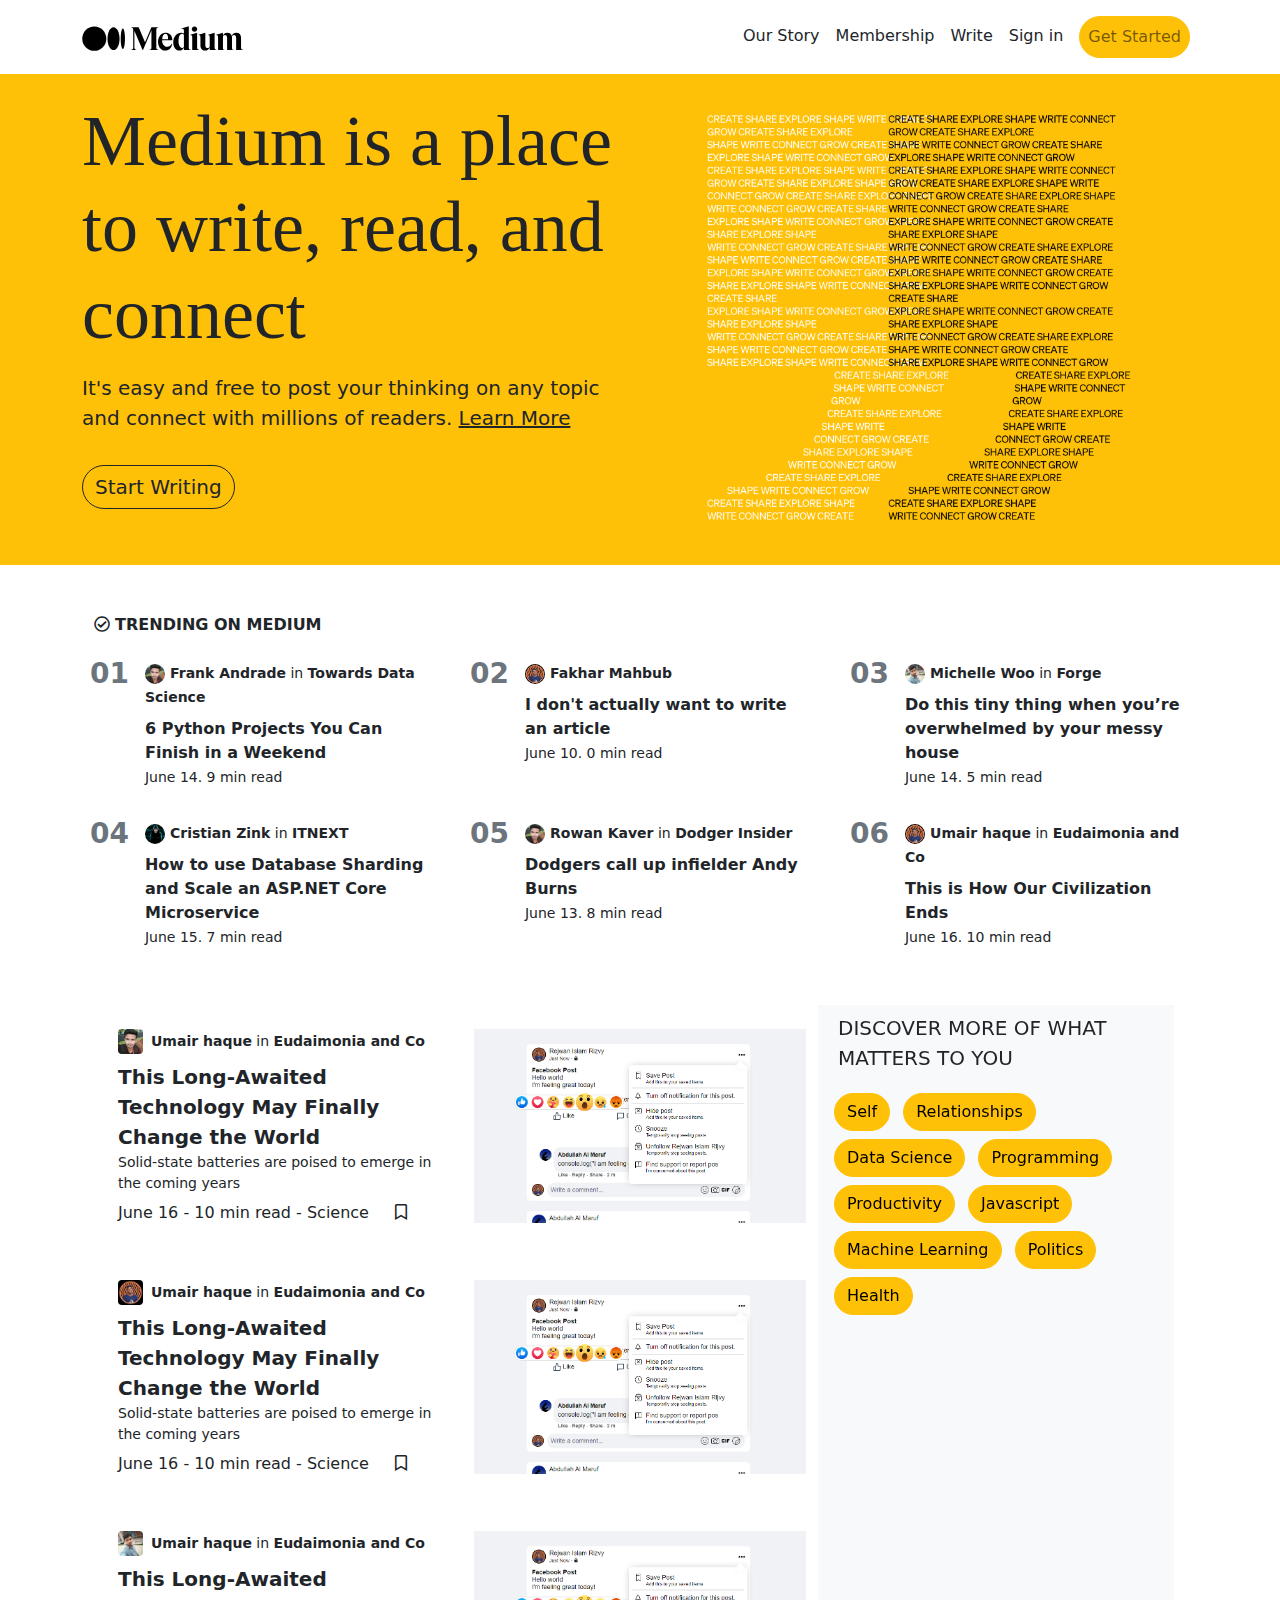
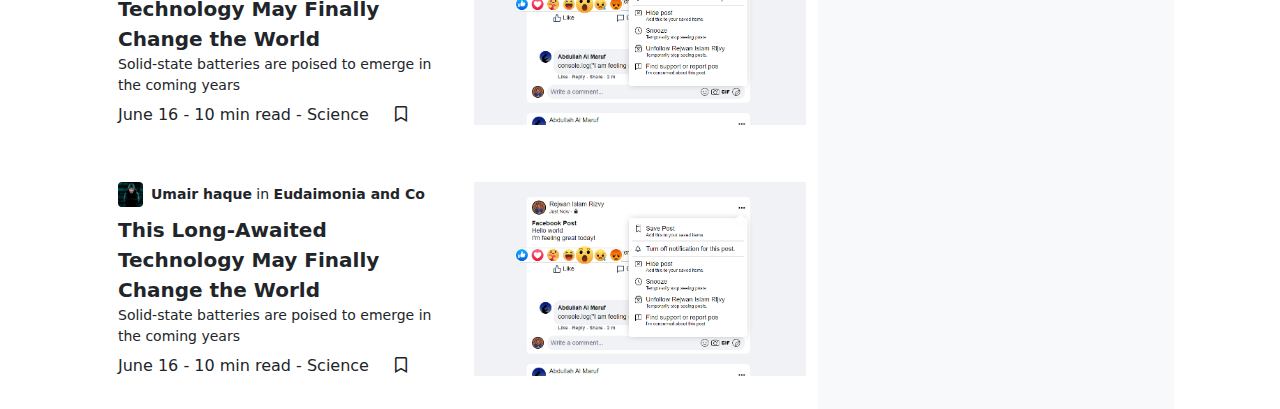
<file: index.html>
<!DOCTYPE html>
<html lang="en">

<head>
    <meta charset="UTF-8">
    <meta http-equiv="X-UA-Compatible" content="IE=edge">
    <meta name="viewport" content="width=device-width, initial-scale=1.0">
    <link rel="stylesheet" href="https://cdnjs.cloudflare.com/ajax/libs/font-awesome/5.15.3/css/all.min.css">
    <link rel="icon" href="images/favicon.png" type="image/png">
    <link rel="stylesheet" href="dependencies/bootstrap.min.css">
    <link rel="stylesheet" href="style.css">
    <title>Medium – Where good ideas find you.</title>
</head>

<body style="display: none">
    <p class="fw-bold p-3 position-absolute top-50 start-50 translate-middle" id="loading">Loading...</p>
    <!--Section 1-->
    <nav class="navbar navbar-light navbar-expand-md py-3">
        <div class="container">
            <a href="#" class="navbar-brand">
                <img src="images/Medium-Logo.svg" alt="" height="25px">
            </a>

            <button class="navbar-toggler" type="button" data-bs-toggle="collapse" data-bs-target="#navbarCollapse"
                aria-controls="navbarCollapse" aria-expanded="false" aria-label="Toggle Navigation">
                <span class="navbar-toggler-icon"></span>
            </button>

            <div class="collapse navbar-collapse smooth" id="navbarCollapse">
                <ul class="navbar-nav ms-auto mb-2 mb-md-0 px-3 px-md-0">
                    <li class="nav-item"><a href="pages/our-story.html" class="nav-link  text-dark">Our Story</a></li>
                    <li class="nav-item"><a href="pages/membership.html" class="nav-link text-dark">Membership</a></li>
                    <li class="nav-item"><a href="pages/write.html" class="nav-link text-dark">Write</a></li>
                    <li class="nav-item"><a href="pages/sign-in.html" class="nav-link text-dark">Sign in</a></li>
                    <li class="nav-item mx-2 mt-2 mt-md-0">
                        <a href="pages/sign-in.html" class="nav-link btn btn-warning rounded-pill">Get Started</a>
                    </li>
                </ul>
            </div>
        </div>
    </nav>

    <!--Start of section 2-->

    <div class="container-fluid bg-warning py-5 py-sm-4">
        <div class="container pb-sm-3">
            <div class="row text-center text-sm-start">
                <div class="col-md-10 col-lg-6">
                    <h1 class="display-2 mb-lg-3">Medium is a place to write, read, and connect</h1>
                    <p class="fs-5">
                        It's easy and free to post your thinking on any topic and connect with millions of readers.
                        <a href="pages/write.html" class="text-dark">Learn More</a>
                    </p>
                    <a href="pages/sign-in.html" class="fs-5 my-3 btn rounded-pill border border-dark">Start Writing</a>
                </div>
                <div class="col d-none d-lg-block text-center">
                    <img class="img-fluid pt-3" width="80%" src="images/word art 01.png" alt="">
                </div>
            </div>
        </div>
    </div>
    <!-- End of Section 2 -->

    <!--Section 3 starts here-->
    <div class="container py-5">

        <div class="container">
            <p>
                <i class="far fa-check-circle"></i>
                <strong>TRENDING ON MEDIUM</strong>
            </p>
        </div>

        <div class="row">

            <div class="col-md-6 col-lg-4 d-flex mb-3">
                <div class="px-2 text-secondary fs-3 fw-bold">01</div>
                <div class="p-2">
                    <div>
                        <img class="rounded rounded-circle" src="images/user-soikat.jpg" alt="" width="20">
                        <small>
                            <a class="text-dark fw-bold text-decoration-none" href="#">Frank Andrade</a> in
                            <a class="text-dark fw-bold text-decoration-none" href="#">Towards Data Science</a>
                        </small>
                    </div>
                    <div class="pt-2 fs-6 fw-bold">
                        <a href="#" class="text-dark text-decoration-none">
                            6 Python Projects You Can Finish in a Weekend
                        </a>
                    </div>
                    <small>June 14. 9 min read</small>
                </div>
            </div>

            <div class="col-md-6 col-lg-4 d-flex">
                <div class="px-2 text-secondary fs-3 fw-bold">02</div>
                <div class="p-2">
                    <div>
                        <img class="rounded rounded-circle" src="images/rizvy.jpg" alt="" width="20">
                        <small>
                            <a class="text-dark fw-bold text-decoration-none" href="#">Fakhar Mahbub</a>
                        </small>
                    </div>
                    <div class="pt-2 fs-6 fw-bold">
                        <a href="#" class="text-dark text-decoration-none">
                            I don't actually want to write an article
                        </a>
                    </div>
                    <small>June 10. 0 min read</small>
                </div>
            </div>

            <div class="col-md-6 col-lg-4 d-flex">
                <div class="px-2 text-secondary fs-3 fw-bold">03</div>
                <div class="p-2">
                    <div>
                        <img class="rounded rounded-circle" src="images/sweet-islam.jpg" alt="" width="20">
                        <small>
                            <a class="text-dark fw-bold text-decoration-none" href="#">Michelle Woo</a> in
                            <a class="text-dark fw-bold text-decoration-none" href="#">Forge</a>
                        </small>
                    </div>
                    <div class="pt-2 fs-6 fw-bold">
                        <a href="#" class="text-dark  text-decoration-none">
                            Do this tiny thing when you’re overwhelmed by your messy house
                        </a>
                    </div>
                    <small>June 14. 5 min read</small>
                </div>
            </div>

            <div class="col-md-6 col-lg-4 d-flex">
                <div class="px-2 text-secondary fs-3 fw-bold">04</div>
                <div class="p-2">
                    <div>
                        <img class="rounded rounded-circle" src="images/hacker.jpeg" alt="" width="20">
                        <small>
                            <a class="text-dark fw-bold text-decoration-none" href="#">Cristian Zink</a> in
                            <a class="text-dark fw-bold text-decoration-none" href="#">ITNEXT</a>
                        </small>
                    </div>
                    <div class="pt-2 fs-6 fw-bold">
                        <a href="#" class="text-dark text-decoration-none">
                            How to use Database Sharding and Scale an ASP.NET Core Microservice
                        </a>
                    </div>
                    <small>June 15. 7 min read</small>
                </div>
            </div>

            <div class="col-md-6 col-lg-4 d-none d-lg-flex">
                <div class="px-2 text-secondary fs-3 fw-bold">05</div>
                <div class="p-2">
                    <div>
                        <img class="rounded rounded-circle" src="images/user-soikat.jpg" alt="" width="20">
                        <small>
                            <a class="text-dark fw-bold text-decoration-none" href="#">Rowan Kaver</a> in
                            <a class="text-dark fw-bold text-decoration-none" href="#">Dodger Insider</a>
                        </small>
                    </div>
                    <div class="pt-2 fs-6 fw-bold">
                        <a href="#" class="text-dark text-decoration-none">
                            Dodgers call up infielder Andy Burns
                        </a>
                    </div>
                    <small>June 13. 8 min read</small>
                </div>
            </div>

            <div class="col-md-6 col-lg-4 d-none d-lg-flex">
                <div class="px-2 text-secondary fs-3 fw-bold">06</div>
                <div class="p-2">
                    <div>
                        <img class="rounded rounded-circle" src="images/rizvy.jpg" alt="" width="20">
                        <small>
                            <a class="text-dark fw-bold text-decoration-none" href="#">Umair haque</a> in
                            <a class="text-dark fw-bold text-decoration-none" href="#">Eudaimonia and Co</a>
                        </small>
                    </div>
                    <div class="pt-2 fs-6 fw-bold">
                        <a href="#" class="text-dark text-decoration-none">
                            This is How Our Civilization Ends
                        </a>
                    </div>
                    <small>June 16. 10 min read</small>
                </div>
            </div>

        </div>

    </div>



    <!--Section 3 ends here-->
    <!--Section 4-->
    <div class="container">

        <div class="row m-auto container">
            
            <div id="auto-post" class="container col-lg-8 order-2 order-lg-1">

                <div class="row py-4">
                    <div class="col-sm-6">
                        <div class="d-flex align-items-center">
                            <img class="rounded" src="images/user-soikat.jpg" alt="" width="25">
                            <small class="ms-2">
                                <a class="text-dark fw-bold text-decoration-none" href="#">Umair haque</a> in
                                <a class="text-dark fw-bold text-decoration-none" href="#">Eudaimonia and Co</a>
                            </small>
                        </div>
                        <div class="pt-2">
                            <a href="#" class="fs-5 fw-bold text-dark text-decoration-none">
                                This Long-Awaited Technology May Finally Change the World
                            </a><br/>
                            <small class="d-none d-lg-block">
                                Solid-state batteries are poised to emerge in the coming years
                            </small>
                        </div>
                        <div>
                            June 16 - 10 min read - 
                            <a href="#" class="text-dark text-decoration-none">Science</a>
                            <button class="text-dark btn mx-2">
                                <i class="far fa-bookmark"></i>
                            </button>
                        </div>
                    </div>
                    <div class="col-sm-6">
                        <a href="#">
                            <img class="img-fluid" src="images/facebook-post.png" alt="">
                        </a>
                    </div>
                </div>
                <div class="row py-4">
                    <div class="col-sm-6">
                        <div class="d-flex align-items-center">
                            <img class="rounded" src="images/rizvy.jpg" alt="" width="25">
                            <small class="ms-2">
                                <a class="text-dark fw-bold text-decoration-none" href="#">Umair haque</a> in
                                <a class="text-dark fw-bold text-decoration-none" href="#">Eudaimonia and Co</a>
                            </small>
                        </div>
                        <div class="pt-2">
                            <a href="#" class="fs-5 fw-bold text-dark text-decoration-none">
                                This Long-Awaited Technology May Finally Change the World
                            </a><br/>
                            <small class="d-none d-lg-block">
                                Solid-state batteries are poised to emerge in the coming years
                            </small>
                        </div>
                        <div>
                            June 16 - 10 min read - 
                            <a href="#" class="text-dark text-decoration-none">Science</a>
                            <button class="text-dark btn mx-2">
                                <i class="far fa-bookmark"></i>
                            </button>
                        </div>
                    </div>
                    <div class="col-sm-6">
                        <a href="#">
                            <img class="img-fluid" src="images/facebook-post.png" alt="">
                        </a>
                    </div>
                </div>
                <div class="row py-4">
                    <div class="col-sm-6">
                        <div class="d-flex align-items-center">
                            <img class="rounded" src="images/sweet-islam.jpg" alt="" width="25">
                            <small class="ms-2">
                                <a class="text-dark fw-bold text-decoration-none" href="#">Umair haque</a> in
                                <a class="text-dark fw-bold text-decoration-none" href="#">Eudaimonia and Co</a>
                            </small>
                        </div>
                        <div class="pt-2">
                            <a href="#" class="fs-5 fw-bold text-dark text-decoration-none">
                                This Long-Awaited Technology May Finally Change the World
                            </a><br/>
                            <small class="d-none d-lg-block">
                                Solid-state batteries are poised to emerge in the coming years
                            </small>
                        </div>
                        <div>
                            June 16 - 10 min read - 
                            <a href="#" class="text-dark text-decoration-none">Science</a>
                            <button class="text-dark btn mx-2">
                                <i class="far fa-bookmark"></i>
                            </button>
                        </div>
                    </div>
                    <div class="col-sm-6">
                        <a href="#">
                            <img class="img-fluid" src="images/facebook-post.png" alt="">
                        </a>
                    </div>
                </div>
                <div class="row py-4">
                    <div class="col-sm-6">
                        <div class="d-flex align-items-center">
                            <img class="rounded" src="images/hacker.jpeg" alt="" width="25">
                            <small class="ms-2">
                                <a class="text-dark fw-bold text-decoration-none" href="#">Umair haque</a> in
                                <a class="text-dark fw-bold text-decoration-none" href="#">Eudaimonia and Co</a>
                            </small>
                        </div>
                        <div class="pt-2">
                            <a href="#" class="fs-5 fw-bold text-dark text-decoration-none">
                                This Long-Awaited Technology May Finally Change the World
                            </a><br/>
                            <small class="d-none d-lg-block">
                                Solid-state batteries are poised to emerge in the coming years
                            </small>
                        </div>
                        <div>
                            June 16 - 10 min read - 
                            <a href="#" class="text-dark text-decoration-none">Science</a>
                            <button class="text-dark btn mx-2">
                                <i class="far fa-bookmark"></i>
                            </button>
                        </div>
                    </div>
                    <div class="col-sm-6">
                        <a href="#">
                            <img class="img-fluid" src="images/facebook-post.png" alt="">
                        </a>
                    </div>
                </div>
    
            </div>
    
            <div class="col-lg-4 order-1 order-lg-2 bg-light">
                <div class="sticky-lg-top py-2">
                    <div class="fs-5 px-2"> 
                        DISCOVER MORE OF WHAT MATTERS TO YOU
                    </div>
                    <div class="py-3">
                        <a href="#" class="btn rounded-pill btn-warning m-1">Self</a>
                        <a href="#" class="btn rounded-pill btn-warning m-1">Relationships</a>
                        <a href="#" class="btn rounded-pill btn-warning m-1">Data Science</a>
                        <a href="#" class="btn rounded-pill btn-warning m-1">Programming</a>
                        <a href="#" class="btn rounded-pill btn-warning m-1">Productivity</a>
                        <a href="#" class="btn rounded-pill btn-warning m-1">Javascript</a>
                        <a href="#" class="btn rounded-pill btn-warning m-1">Machine Learning</a>
                        <a href="#" class="btn rounded-pill btn-warning m-1">Politics</a>
                        <a href="#" class="btn rounded-pill btn-warning m-1">Health</a>
                    </div>
                </div>
            </div>
        </div>
            
    </div>

    <!-- End of Section 4 -->

    <script src="dependencies/jquery.min.js"></script>
    <script src="dependencies/bootstrap.min.js"></script>
    <script src="script.js"></script>
</body>

</html>
</file>
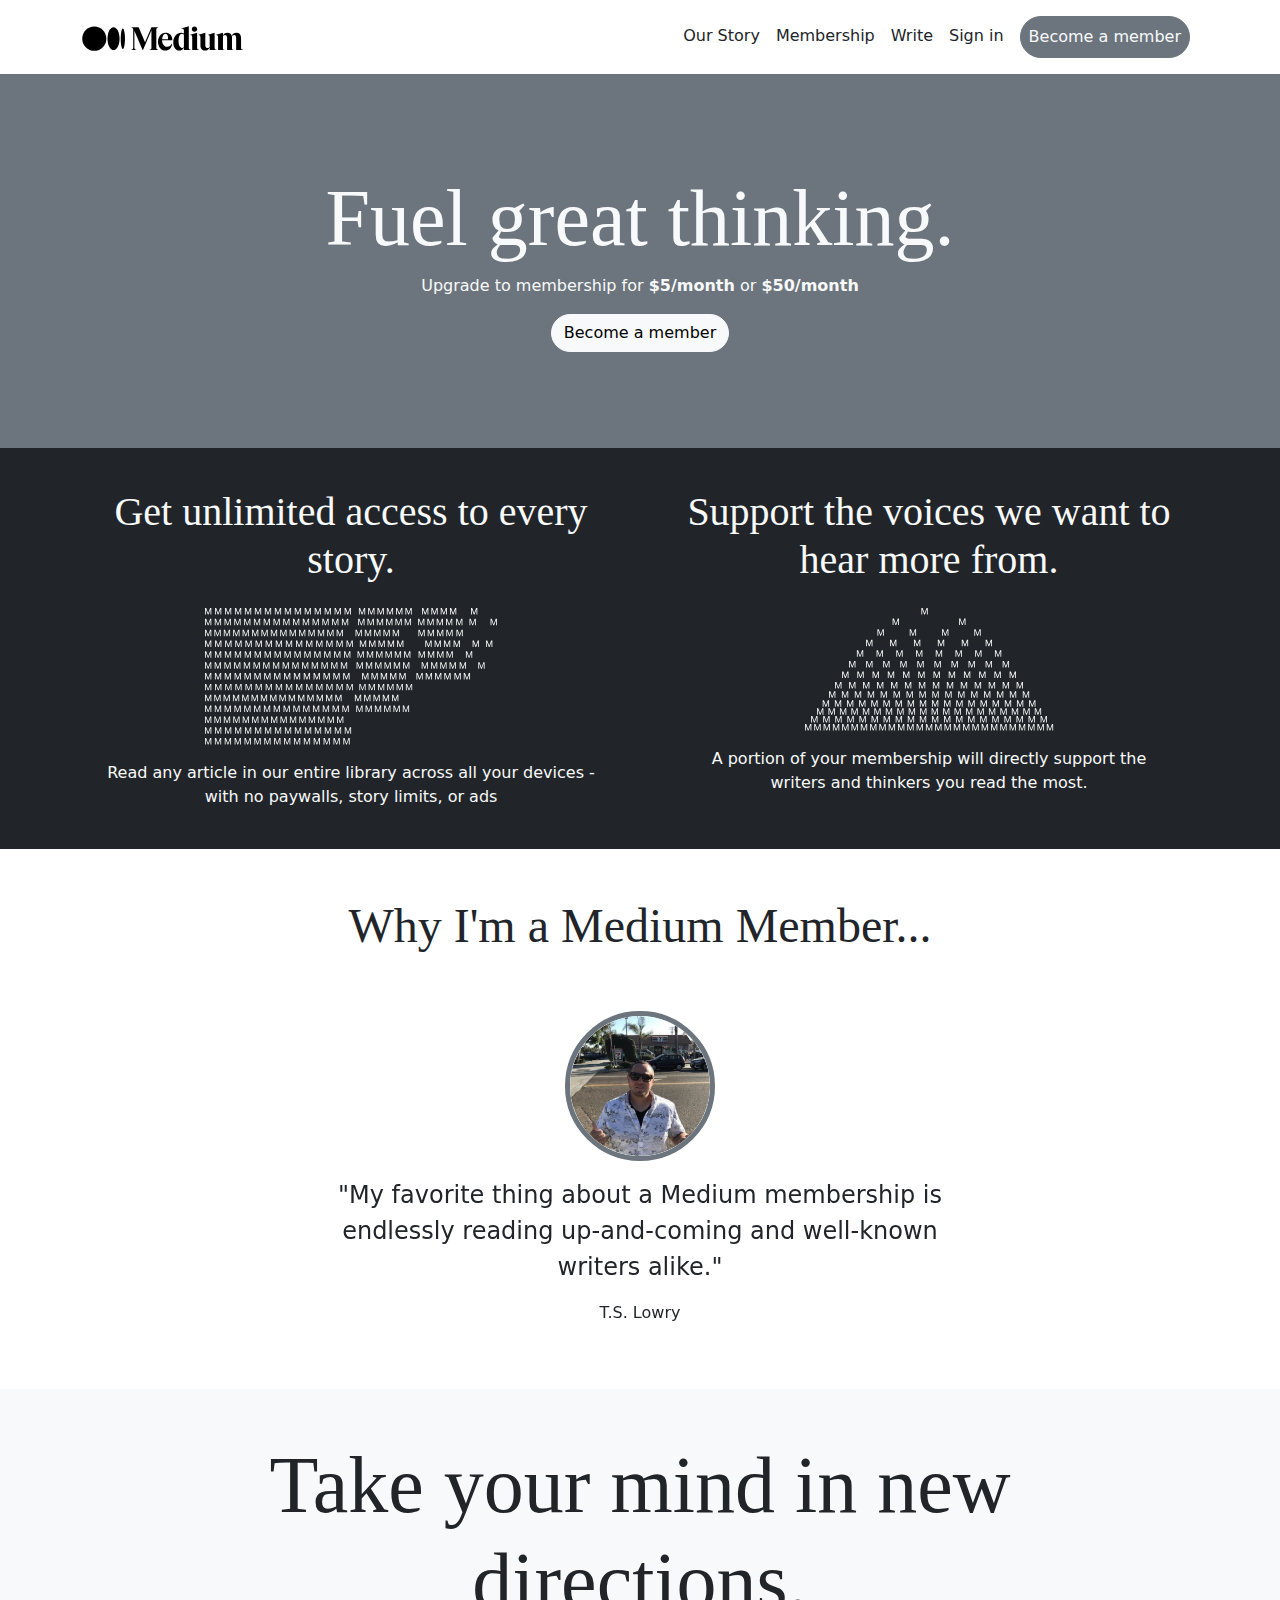
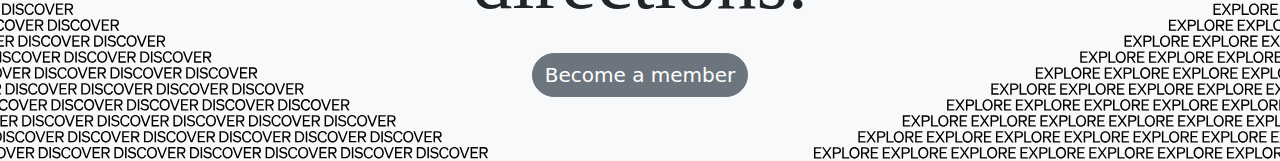
<file: pages/membership.html>
<!DOCTYPE html>
<html lang="en">

<head>
    <meta charset="UTF-8">
    <meta http-equiv="X-UA-Compatible" content="IE=edge">
    <meta name="viewport" content="width=device-width, initial-scale=1.0">
    <link rel="stylesheet" href="https://cdnjs.cloudflare.com/ajax/libs/font-awesome/5.15.3/css/all.min.css">
    <link rel="icon" href="../images/favicon.png" type="image/png">
    <link rel="stylesheet" href="../dependencies/bootstrap.min.css">
    <link rel="stylesheet" href="../style.css">
    <title>Medium – Membership</title>
</head>

<body style="display: none">
    <p class="fw-bold p-3 position-absolute top-50 start-50 translate-middle" id="loading">Loading...</p>
    <nav class="navbar navbar-light navbar-expand-md py-3">
        <div class="container">
            <a href="../index.html" class="navbar-brand">
                <img src="../images/Medium-Logo.svg" alt="" height="25px">
            </a>

            <button class="navbar-toggler" type="button" data-bs-toggle="collapse" data-bs-target="#navbarCollapse" aria-controls="navbarCollapse" aria-expanded="false" aria-label="Toggle Navigation">
                <span class="navbar-toggler-icon"></span>
            </button>

            <div class="collapse navbar-collapse smooth" id="navbarCollapse">
                <ul class="navbar-nav ms-auto mb-2 mb-md-0 px-3 px-md-0">
                    <li class="nav-item"><a href="our-story.html" class="nav-link text-dark">Our Story</a></li>
                    <li class="nav-item"><a href="#" class="nav-link text-dark">Membership</a></li>
                    <li class="nav-item"><a href="write.html" class="nav-link text-dark">Write</a></li>
                    <li class="nav-item"><a href="sign-in.html" class="nav-link text-dark">Sign in</a></li>
                    <li class="nav-item mx-2 mt-2 mt-md-0">
                        <a href="sign-in.html" class="nav-link text-light btn btn-secondary rounded-pill">Become a member</a>
                    </li>
                </ul>
            </div>
        </div>
    </nav>

    <div class="container-fluid py-5 bg-secondary text-light px-0">
        <div class="container text-center py-5">
            <h1 class="display-1">Fuel great thinking.</h1>
            <p>Upgrade to membership for <strong>$5/month</strong> or <strong>$50/month</strong></p>
            <a href="sign-in.html" class="btn btn-light rounded-pill ">Become a member</a>
        </div>
    </div>

    <div class="container-fluid bg-dark">
        <div class="container py-4 text-light">
            <div class="row text-md-center text-start">
                <div class="col-sm me-0 me-sm-3">
                    <h2 class="fs-1 py-3">Get unlimited access to every story.</h2>
                    <img class="img-fluid mb-3" src="../images/UnlimitedReading.svg" alt="">
                    <p class="px-md-4 px-0">Read any article in our entire library across all your devices - with no paywalls, story limits, or ads</p>
                </div>
                <div class="col-sm">
                    <h2 class="fs-1 py-3">Support the voices we want to hear more from.</h2>
                    <img class="img-fluid mb-3" src="../images/SupportWriters.svg" alt="">
                    <p class="px-md-4 px-0">A portion of your membership will directly support the writers and thinkers you read the most.</p>
                </div>
            </div>
        </div>
    </div>

    <!-- medium member section -->
    <div class="container text-center py-5">
        <h3 class="display-5">Why I'm a Medium Member...</h3>
    </div>
    <!-- client comments -->
    <div class="container mb-5 text-center px-sm-5">
        <div class="row col-lg-8 m-auto mh-vh-100">
            <!-- carousel start -->
            <div class="carousel slide" data-bs-ride="carousel">
                <div class="carousel-inner">
                    <!-- carousel items -->
                    <div class="carousel-item active smooth">
                        <div class="col-md-auto mb-3">
                            <img class="rounded-circle border border-5 border-secondary" src="../images/Membership_Lowry.png" alt="" height="150">
                        </div>
                        <div class="col-md">
                            <blockquote class="fs-4">
                                "My favorite thing about a Medium membership is endlessly reading up-and-coming and well-known writers alike."
                            </blockquote>
                            <p>T.S. Lowry</p>
                        </div>
                    </div>
                    <div class="carousel-item smooth">
                        <div class="col-md-auto mb-3">
                            <img class="rounded-circle border border-5 border-secondary" src="../images/Membership_Coco.png" alt="" height="150">
                        </div>
                        <div class="col-md">
                            <blockquote class="fs-4">
                                "For me, the access to a variety of ideas and perspectives is invaluable. Medium brings people from all over into one shared space where we can grow and learn together."
                            </blockquote>
                            <p>Joseph Coco</p>
                        </div>
                    </div>
                    <div class="carousel-item smooth">
                        <div class="col-md-auto mb-3">
                            <img class="rounded-circle border border-5 border-secondary" src="../images/Membership_Molina-1.png" alt="" height="150">
                        </div>
                        <div class="col-md">
                            <blockquote class="fs-4">
                                "I love Medium’s membership — it gives me access to the stories I love by the writers I love, and it allows me to help support those writers financially."
                            </blockquote>
                            <p>Kayt Molina</p>
                        </div>
                    </div>
                </div>
            </div>
        </div>
    </div>
    <!-- end: medium member section -->

    <div class="container-fluid py-5 bg-light px-0" style="background: url('../images/Membership_Footer.svg') no-repeat bottom">
        <div class="container text-center col-sm-8">
            <h1 class="display-1">Take your mind in new directions.</h1>
            <a href="sign-in.html" class="btn btn-secondary rounded-pill my-3 fs-5">Become a member</a>
        </div>
    </div>

    <script src="../dependencies/jquery.min.js"></script>
    <script src="../dependencies/bootstrap.min.js"></script>
    <script src="../script.js"></script>
</body>

</html>
</file>
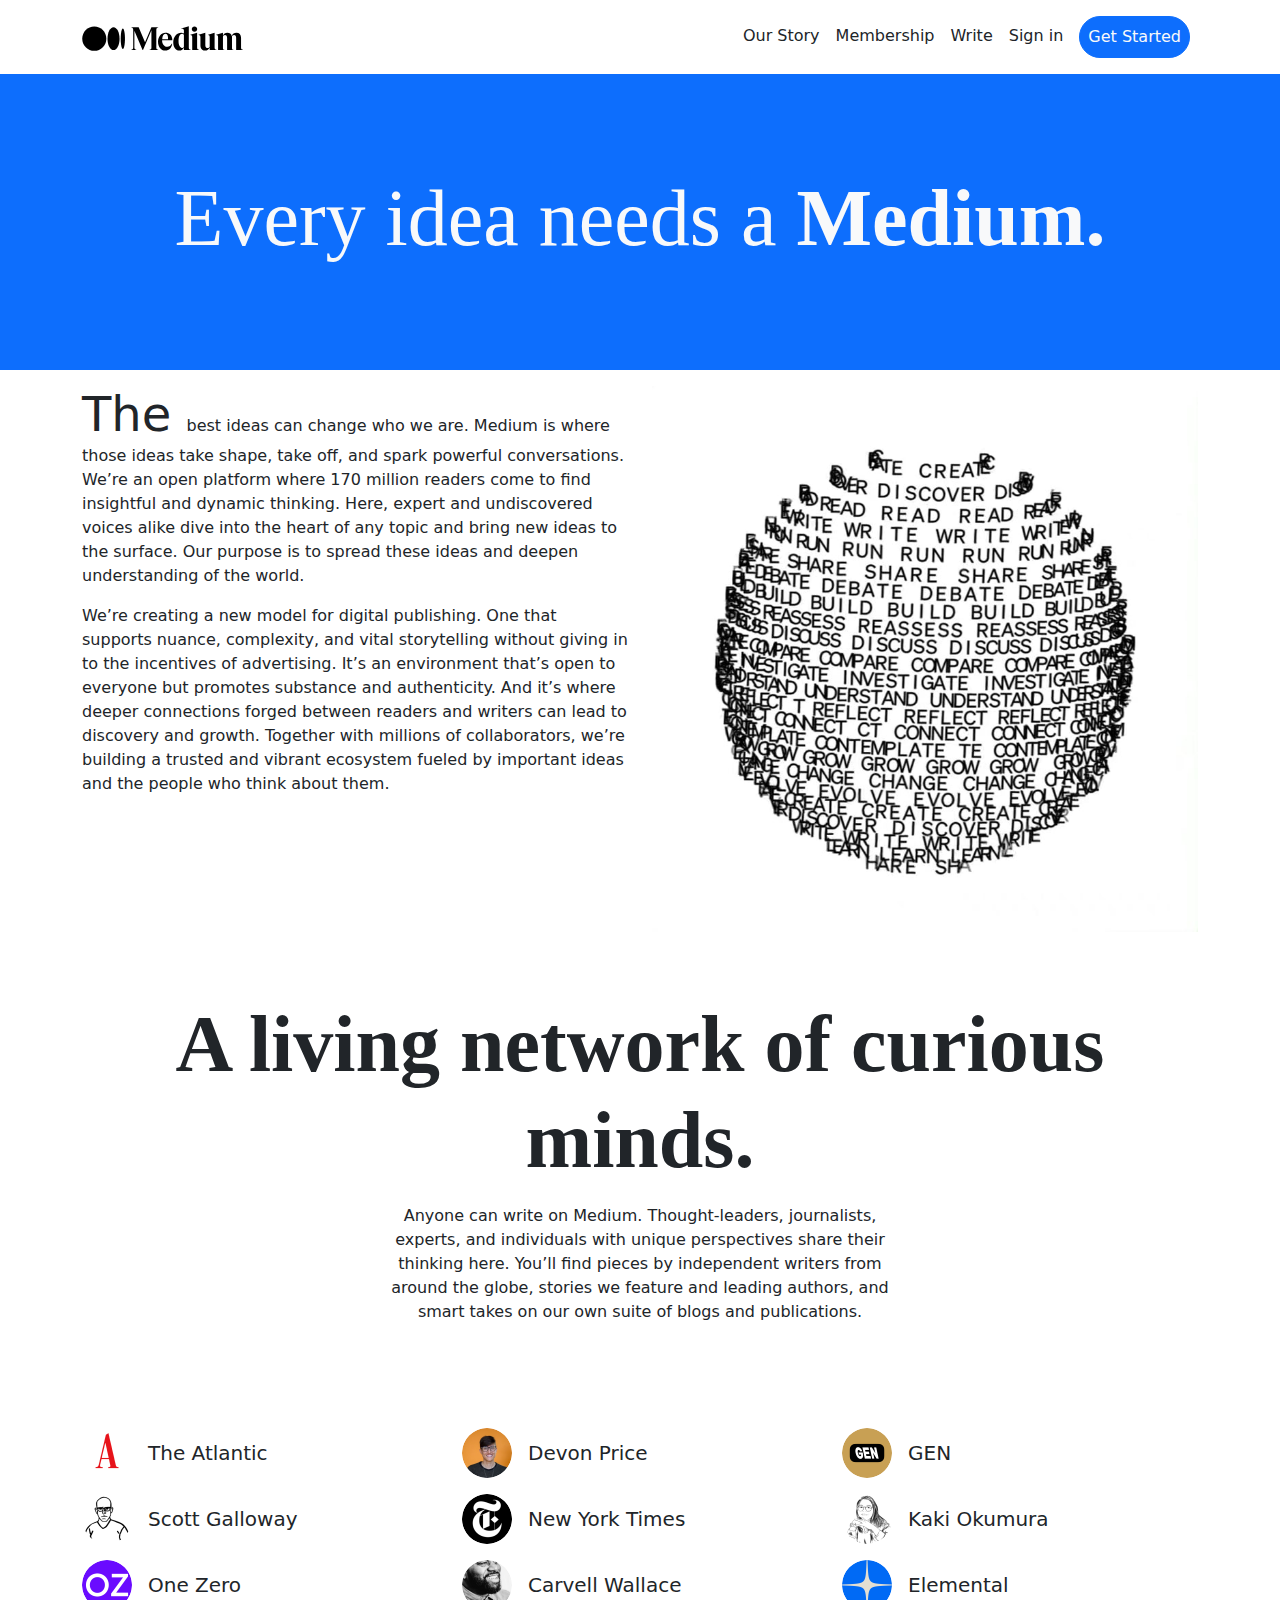
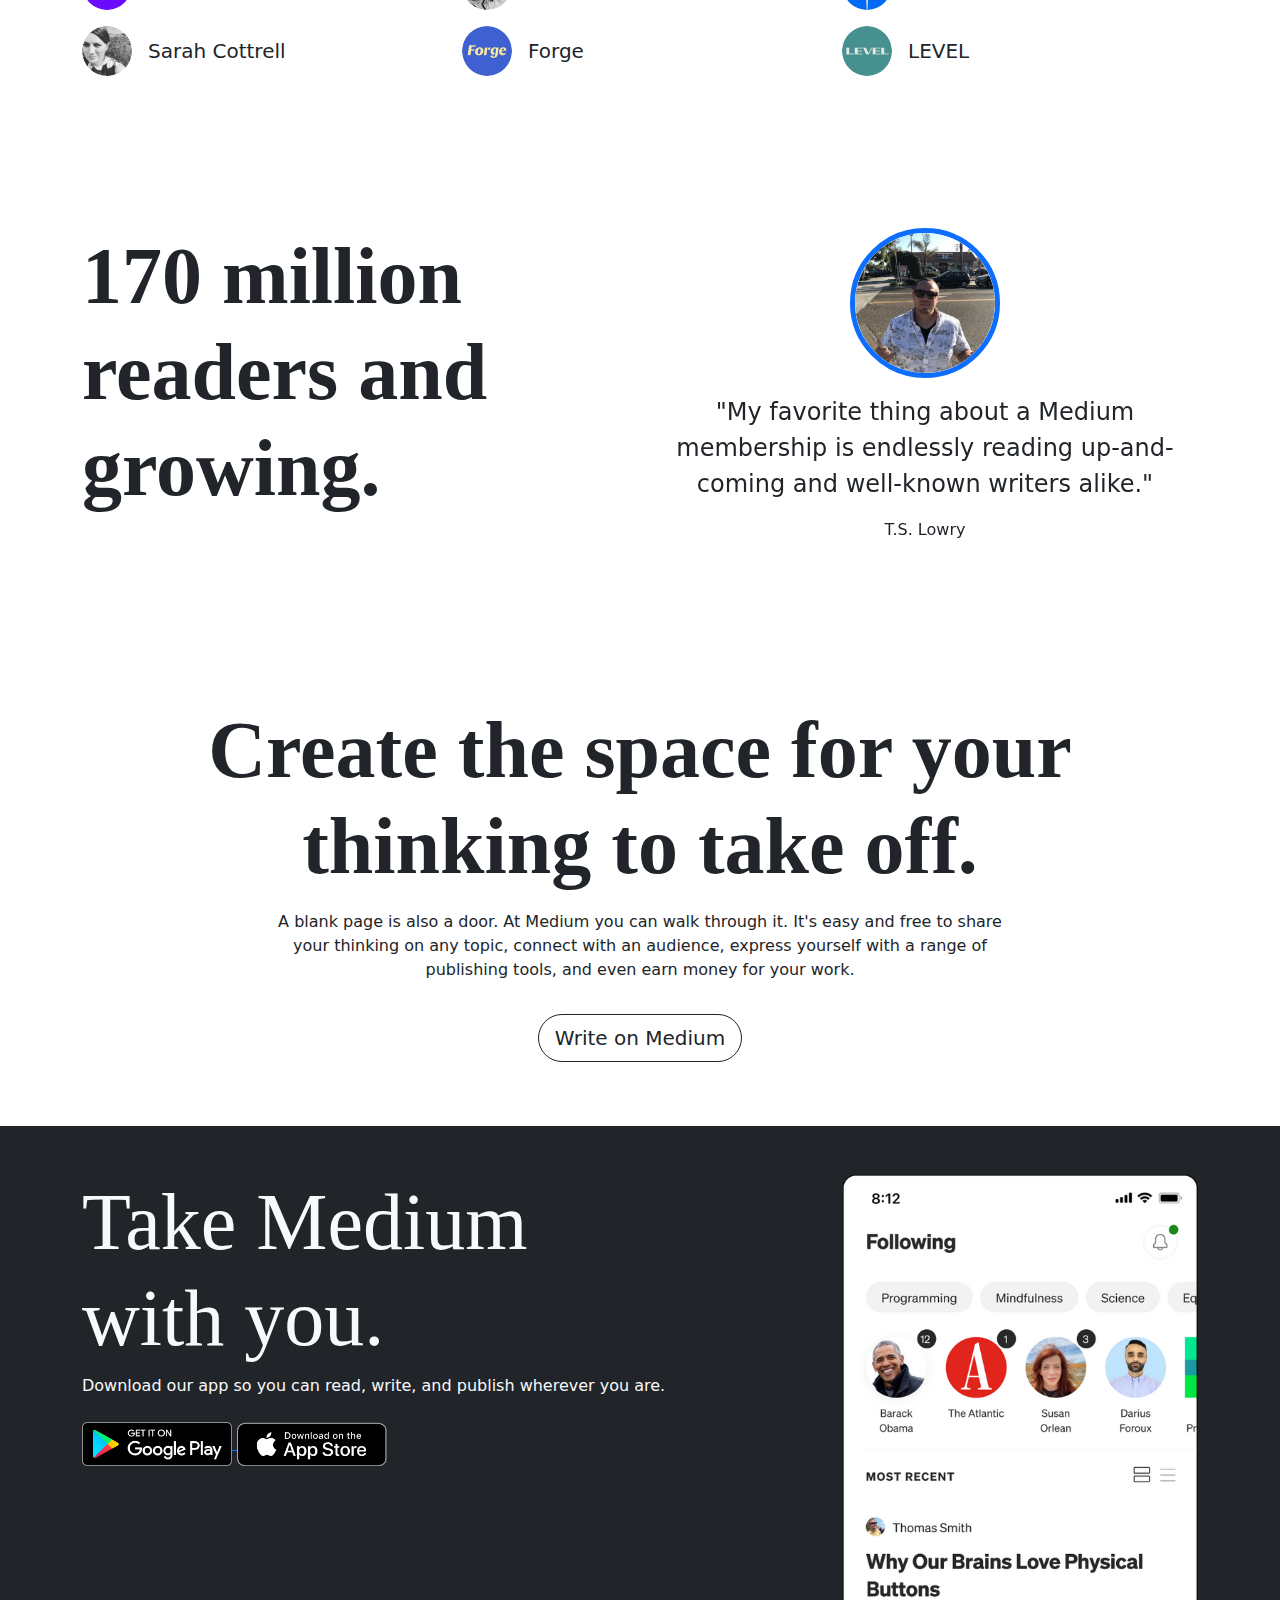
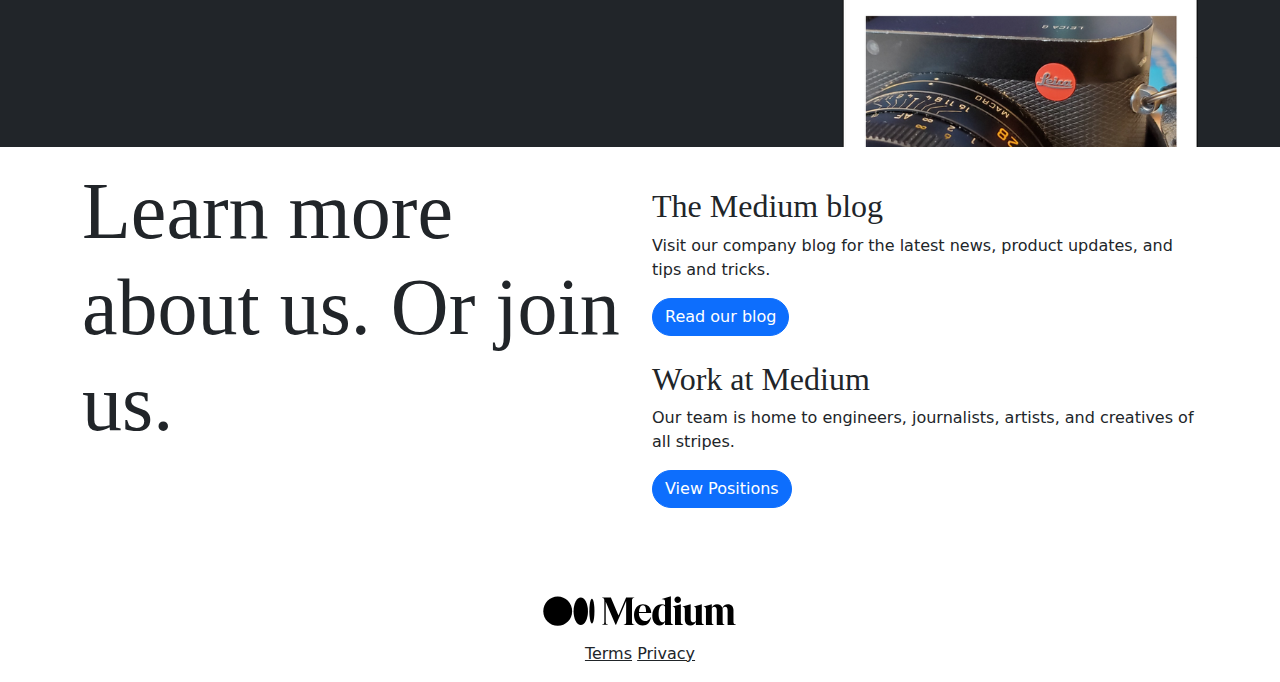
<file: pages/our-story.html>
<!DOCTYPE html>
<html lang="en">

<head>
    <meta charset="UTF-8">
    <meta http-equiv="X-UA-Compatible" content="IE=edge">
    <meta name="viewport" content="width=device-width, initial-scale=1.0">
    <link rel="stylesheet" href="https://cdnjs.cloudflare.com/ajax/libs/font-awesome/5.15.3/css/all.min.css">
    <link rel="icon" href="../images/favicon.png" type="image/png">
    <link rel="stylesheet" href="../dependencies/bootstrap.min.css">
    <link rel="stylesheet" href="../style.css">
    <title>Medium – Our Story</title>
</head>

<body style="display: none">
    <p class="fw-bold p-3 position-absolute top-50 start-50 translate-middle" id="loading">Loading...</p>
    <nav class="navbar navbar-light navbar-expand-md py-3">
        <div class="container">
            <a href="../index.html" class="navbar-brand">
                <img src="../images/Medium-Logo.svg" alt="" height="25px">
            </a>

            <button class="navbar-toggler" type="button" data-bs-toggle="collapse" data-bs-target="#navbarCollapse"
                aria-controls="navbarCollapse" aria-expanded="false" aria-label="Toggle Navigation">
                <span class="navbar-toggler-icon"></span>
            </button>

            <div class="collapse navbar-collapse smooth" id="navbarCollapse">
                <ul class="navbar-nav ms-auto mb-2 mb-md-0 px-3 px-md-0">
                    <li class="nav-item"><a href="#" class="nav-link text-dark">Our Story</a></li>
                    <li class="nav-item"><a href="membership.html" class="nav-link text-dark">Membership</a></li>
                    <li class="nav-item"><a href="write.html" class="nav-link text-dark">Write</a></li>
                    <li class="nav-item"><a href="sign-in.html" class="nav-link text-dark">Sign in</a></li>
                    <li class="nav-item mx-2 mt-2 mt-md-0">
                        <a href="sign-in.html" class="nav-link text-light btn btn-primary rounded-pill">Get Started</a>
                    </li>
                </ul>
            </div>
        </div>
    </nav>

    <div class="container-fluid bg-primary text-light">
        <div class="container text-center py-5">
            <h1 class="display-1 py-md-5">
                Every idea needs a <span class="fw-bold">Medium.</span>
            </h1>
        </div>
    </div>


    <div class="container-fluid py-3">
        <div class="container">
            <div class="row">
                <div class="col order-2 order-md-1">
                    <p>
                        <strong class="display-5">The </strong>
                        best ideas can change who we are. Medium is where those ideas take shape, take off, and spark
                        powerful conversations. We’re an open platform where 170 million readers come to find insightful and
                        dynamic thinking. Here, expert and undiscovered voices alike dive into the heart of any topic and
                        bring new ideas to the surface. Our purpose is to spread these ideas and deepen understanding of the
                        world.
                    </p>
                    <p>
                        We’re creating a new model for digital publishing. One that supports nuance, complexity, and vital
                        storytelling without giving in to the incentives of advertising. It’s an environment that’s open to
                        everyone but promotes substance and authenticity. And it’s where deeper connections forged between
                        readers and writers can lead to discovery and growth. Together with millions of collaborators, we’re
                        building a trusted and vibrant ecosystem fueled by important ideas and the people who think about
                        them.
                    </p>
                </div>
                <div class="col-md m-auto order-1 order-md-2">
                    <img class="img-fluid" src="../images/974535693.jpeg" alt="">
                </div>
            </div>
        </div>
    </div>

    <div class="container text-center py-5">
        <h1 class="display-1 fw-bold col-md-10 m-auto mb-3">A living network of curious minds.</h1>
        <p class="col-md-6 m-auto container">Anyone can write on Medium. Thought-leaders, journalists, experts, and
            individuals with unique perspectives share their thinking here. You’ll find pieces by independent writers
            from around the globe, stories we feature and leading authors, and smart takes on our own suite of blogs and
            publications.</p>
    </div>

    <div class="container-fluid py-sm-5">
        <div class="container">
            <div class="row">
                <div class="col-sm-6 col-md-4">
                    <div class="author d-flex py-2">
                        <img src="../images/a.png" alt="" height="50px" width="50px" style="border-radius: 50%;">
                        <p class="fs-5 my-auto mx-3">The Atlantic</p>
                    </div>
                    <div class="author d-flex py-2">
                        <img src="../images/man.png" alt="" height="50px" width="50px" style="border-radius: 50%;">
                        <p class="fs-5 my-auto mx-3">Scott Galloway</p>
                    </div>
                    <div class="author d-flex py-2">
                        <img src="../images/oz.png" alt="" height="50px" width="50px" style="border-radius: 50%;">
                        <p class="fs-5 my-auto mx-3">One Zero</p>
                    </div>
                    <div class="author d-flex py-2">
                        <img src="../images/SarahCottrell.png" alt="" height="50px" width="50px"
                            style="border-radius: 50%;">
                        <p class="fs-5 my-auto mx-3">Sarah Cottrell</p>
                    </div>
                </div>
                <div class="d-none d-md-block col-md-4 ">
                    <div class="author d-flex py-2">
                        <img src="../images/DevonPrice_1DevonPrice.png" alt="" height="50px" width="50px"
                            style="border-radius: 50%;">
                        <p class="fs-5 my-auto mx-3">Devon Price</p>
                    </div>
                    <div class="author d-flex py-2">
                        <img src="../images/NYT_1NYT.png" alt="" height="50px" width="50px" style="border-radius: 50%;">
                        <p class="fs-5 my-auto mx-3">New York Times</p>
                    </div>
                    <div class="author d-flex py-2">
                        <img src="../images/CarvellWallace.png" alt="" height="50px" width="50px"
                            style="border-radius: 50%;">
                        <p class="fs-5 my-auto mx-3">Carvell Wallace</p>
                    </div>
                    <div class="author d-flex py-2">
                        <img src="../images/forge.png" alt="" height="50px" width="50px" style="border-radius: 50%;">
                        <p class="fs-5 my-auto mx-3">Forge</p>
                    </div>
                </div>
                <div class="d-none d-md-block col-md-4 ">
                    <div class="author d-flex  py-2">
                        <img src="../images/gen.png" alt="" height="50px" width="50px" style="border-radius: 50%;">
                        <p class="fs-5 my-auto mx-3">GEN</p>
                    </div>
                    <div class="author d-flex py-2">
                        <img src="../images/KakiOkumura.png" alt="" height="50px" width="50px" style="border-radius: 50%;">
                        <p class="fs-5 my-auto mx-3">Kaki Okumura</p>
                    </div>
                    <div class="author d-flex py-2">
                        <img src="../images/cross.png" alt="" height="50px" width="50px" style="border-radius: 50%;">
                        <p class="fs-5 my-auto mx-3">Elemental</p>
                    </div>
                    <div class="author d-flex py-2">
                        <img src="../images/Level.png" alt="" height="50px" width="50px" style="border-radius: 50%;">
                        <p class="fs-5 my-auto mx-3">LEVEL</p>
                    </div>
                </div>
            </div>

        </div>
    </div>

    <div class="container-fluid">
        <div class="container py-sm-5">
            <div class="row">
                <div class="col-md-6 py-5">
                    <h1 class="display-1 fw-bold">170 million readers and growing.</h1>
                </div>
                <div class="col-md-6 py-sm-5 text-center">
                    <!-- carousel start -->
                    <div class="carousel slide" data-bs-ride="carousel">
                        <div class="carousel-inner">
                            <!-- carousel items -->
                            <div class="carousel-item active smooth">
                                <div class="col-md-auto mb-3">
                                    <img class="rounded-circle border border-5 border-primary"
                                        src="../images/Membership_Lowry.png" alt="" height="150px">
                                </div>
                                <div class="col-md">
                                    <blockquote class="fs-4">
                                        "My favorite thing about a Medium membership is endlessly reading up-and-coming
                                        and well-known writers alike."
                                    </blockquote>
                                    <p>T.S. Lowry</p>
                                </div>
                            </div>
                            <div class="carousel-item smooth">
                                <div class="col-md-auto mb-3">
                                    <img class="rounded-circle border border-5 border-primary"
                                        src="../images/Membership_Coco.png" alt="" height="150px">
                                </div>
                                <div class="col-md">
                                    <blockquote class="fs-4">
                                        "For me, the access to a variety of ideas and perspectives is invaluable. Medium
                                        brings people from all over into one shared space where we can grow and learn
                                        together."
                                    </blockquote>
                                    <p>Joseph Coco</p>
                                </div>
                            </div>
                            <div class="carousel-item smooth">
                                <div class="col-md-auto mb-3">
                                    <img class="rounded-circle border border-5 border-primary"
                                        src="../images/Membership_Molina-1.png" alt="" height="150px">
                                </div>
                                <div class="col-md">
                                    <blockquote class="fs-4">
                                        "I love Medium’s membership — it gives me access to the stories I love by the
                                        writers I love, and it allows me to help support those writers financially."
                                    </blockquote>
                                    <p>Kayt Molina</p>
                                </div>
                            </div>
                        </div>
                    </div>
                </div>
            </div>
        </div>
    </div>

    <div class="container py-5 text-center">
        <h1 class="display-1 fw-bold">Create the space for your thinking to take off.</h1>
        <p class="my-3 col-md-8 m-auto">A blank page is also a door. At Medium you can walk through it. It's easy and
            free to share your thinking on any topic, connect with an audience, express yourself with a range of
            publishing tools, and even earn money for your work.
        </p>
        <a class="btn btn-lg border-dark my-3 rounded-pill" href="write.html">Write on Medium</a>
    </div>

    <div class="container-fluid bg-dark text-light pb-0 py-5">
        <div class="container">
            <div class="row">
                <div class="col-sm-8">
                    <h1 class="display-1">Take Medium <br> with you.</h1>
                    <p class="mb-2">Download our app so you can read, write, and publish wherever you are.</p>
                    <div class="mt-4">
                        <a href="#">
                            <img src="../images/PlayStore_2x.png" alt="" width="150">
                        </a>
                        <a href="#">
                            <img src="../images/AppleStore_2x.png" alt="" width="150">
                        </a>
                    </div>
                </div>
                <div class="col-md text-center">
                    <img class="img-fluid pt-5 pt-md-0" src="../images/App_home-p-500.png" alt="">
                </div>
            </div>
        </div>
    </div>

    <div class="container-fluid py-3">
        <div class="container">
            <div class="row">
                <div class="col-md">
                    <h1 class="display-1">Learn more about us. Or join us.</h1>
                </div>
                <div class="col-md">
                    <div class="my-4">
                        <h2>The Medium blog</h2>
                        <p>Visit our company blog for the latest news, product updates, and tips and tricks.</p>
                        <a class="btn btn-primary rounded-pill" href="#">Read our blog</a>
                    </div>
                    <div class="my-4">
                        <h2>Work at Medium</h2>
                        <p>Our team is home to engineers, journalists, artists, and creatives of all stripes.</p>
                        <a class="btn btn-primary rounded-pill" href="#">View Positions</a>
                    </div>
                </div>
            </div>
        </div>
    </div>

    <div class="container pt-5 pb-3 text-center">
        <a href="../index.html">
            <img src="../images/Medium-Logo.svg" alt="" height="30px">
        </a>
        <div class="mt-3">
            <a href="#" class="text-dark">Terms</a>
            <a href="#" class=" text-dark">Privacy</a>
        </div>
    </div>

    <script src="../dependencies/jquery.min.js"></script>
    <script src="../dependencies/bootstrap.min.js"></script>
    <script src="../script.js"></script>
</body>

</html>
</file>
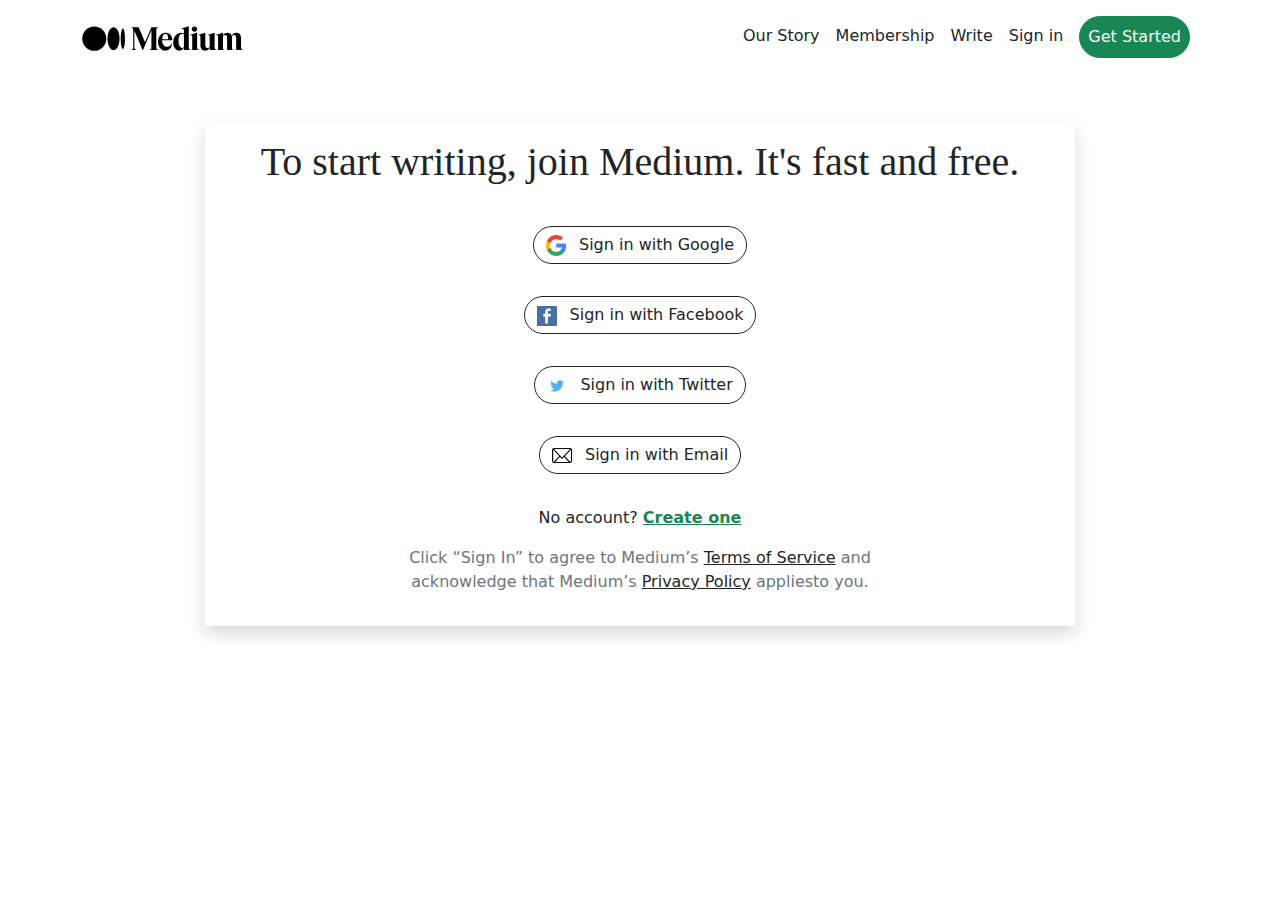
<file: pages/sign-in.html>
<!DOCTYPE html>
<html lang="en">

<head>
    <meta charset="UTF-8">
    <meta http-equiv="X-UA-Compatible" content="IE=edge">
    <meta name="viewport" content="width=device-width, initial-scale=1.0">
    <link rel="stylesheet" href="https://cdnjs.cloudflare.com/ajax/libs/font-awesome/5.15.3/css/all.min.css">
    <link rel="icon" href="../images/favicon.png" type="image/png">
    <link rel="stylesheet" href="../dependencies/bootstrap.min.css">
    <link rel="stylesheet" href="../style.css">
    <title>Medium – Sign in</title>
</head>

<body style="display: none">
    <p class="fw-bold p-3 position-absolute top-50 start-50 translate-middle" id="loading">Loading...</p>
    <nav class="navbar navbar-light navbar-expand-md py-3">
        <div class="container">
            <a href="../index.html" class="navbar-brand">
                <img src="../images/Medium-Logo.svg" alt="" height="25px">
            </a>

            <button class="navbar-toggler" type="button" data-bs-toggle="collapse" data-bs-target="#navbarCollapse"
                aria-controls="navbarCollapse" aria-expanded="false" aria-label="Toggle Navigation">
                <span class="navbar-toggler-icon"></span>
            </button>

            <div class="collapse navbar-collapse smooth" id="navbarCollapse">
                <ul class="navbar-nav ms-auto mb-2 mb-md-0 px-3 px-md-0">
                    <li class="nav-item"><a href="our-story.html" class="nav-link  text-dark">Our Story</a></li>
                    <li class="nav-item"><a href="membership.html" class="nav-link  text-dark">Membership</a></li>
                    <li class="nav-item"><a href="write.html" class="nav-link  text-dark">Write</a></li>
                    <li class="nav-item"><a href="#" class="nav-link  text-dark">Sign in</a></li>
                    <li class="nav-item mx-2 mt-2 mt-md-0">
                        <a href="sign-in.html" class="nav-link text-light btn btn-success rounded-pill">Get Started</a>
                    </li>
                </ul>
            </div>
        </div>
    </nav>

    <div class="container text-center p-sm-5">
        <div class="container shadow px-sm-5 py-3 col-md-10">
            <h1>To start writing, join Medium. It's fast and free.</h1>
            <div class="container p-3">
                <div>
                    <a href="#" class="btn rounded-pill border-dark my-3">
                        <img src="../images/google.png" width="20" alt="">
                        <span class="ms-2">Sign in with Google</span>
                    </a>
                </div>
                <div>
                    <a href="#" class="btn rounded-pill border-dark my-3">
                        <img src="../images/facebook.png" width="20" alt="">
                        <span class="ms-2">Sign in with Facebook</span>
                    </a>
                </div>
                <div>
                    <a href="#" class="btn rounded-pill border-dark my-3">
                        <img src="../images/twitter.png" width="20" alt="">
                        <span class="ms-2">Sign in with Twitter</span>
                    </a>
                </div>
                <div>
                    <a href="#" class="btn rounded-pill border-dark my-3">
                        <img src="../images/email.png" width="20" alt="">
                        <span class="ms-2">Sign in with Email</span>
                    </a>
                </div>
            </div>

            <p>
                No account?
                <a href="#" class="text-success fw-bold">Create one</a>
            </p>
            <div class="col-sm-8 m-auto text-center">
                <p class="text-secondary">Click “Sign In” to agree to Medium’s
                    <a class="text-dark" href="#">Terms of Service</a> and acknowledge that Medium’s 
                    <a class="text-dark" href="#">Privacy Policy</a> appliesto you.
                </p>
            </div>
        </div>
    </div>


    <script src="../dependencies/jquery.min.js"></script>
    <script src="../dependencies/bootstrap.min.js"></script>
    <script src="../script.js"></script>
</body>

</html>
</file>
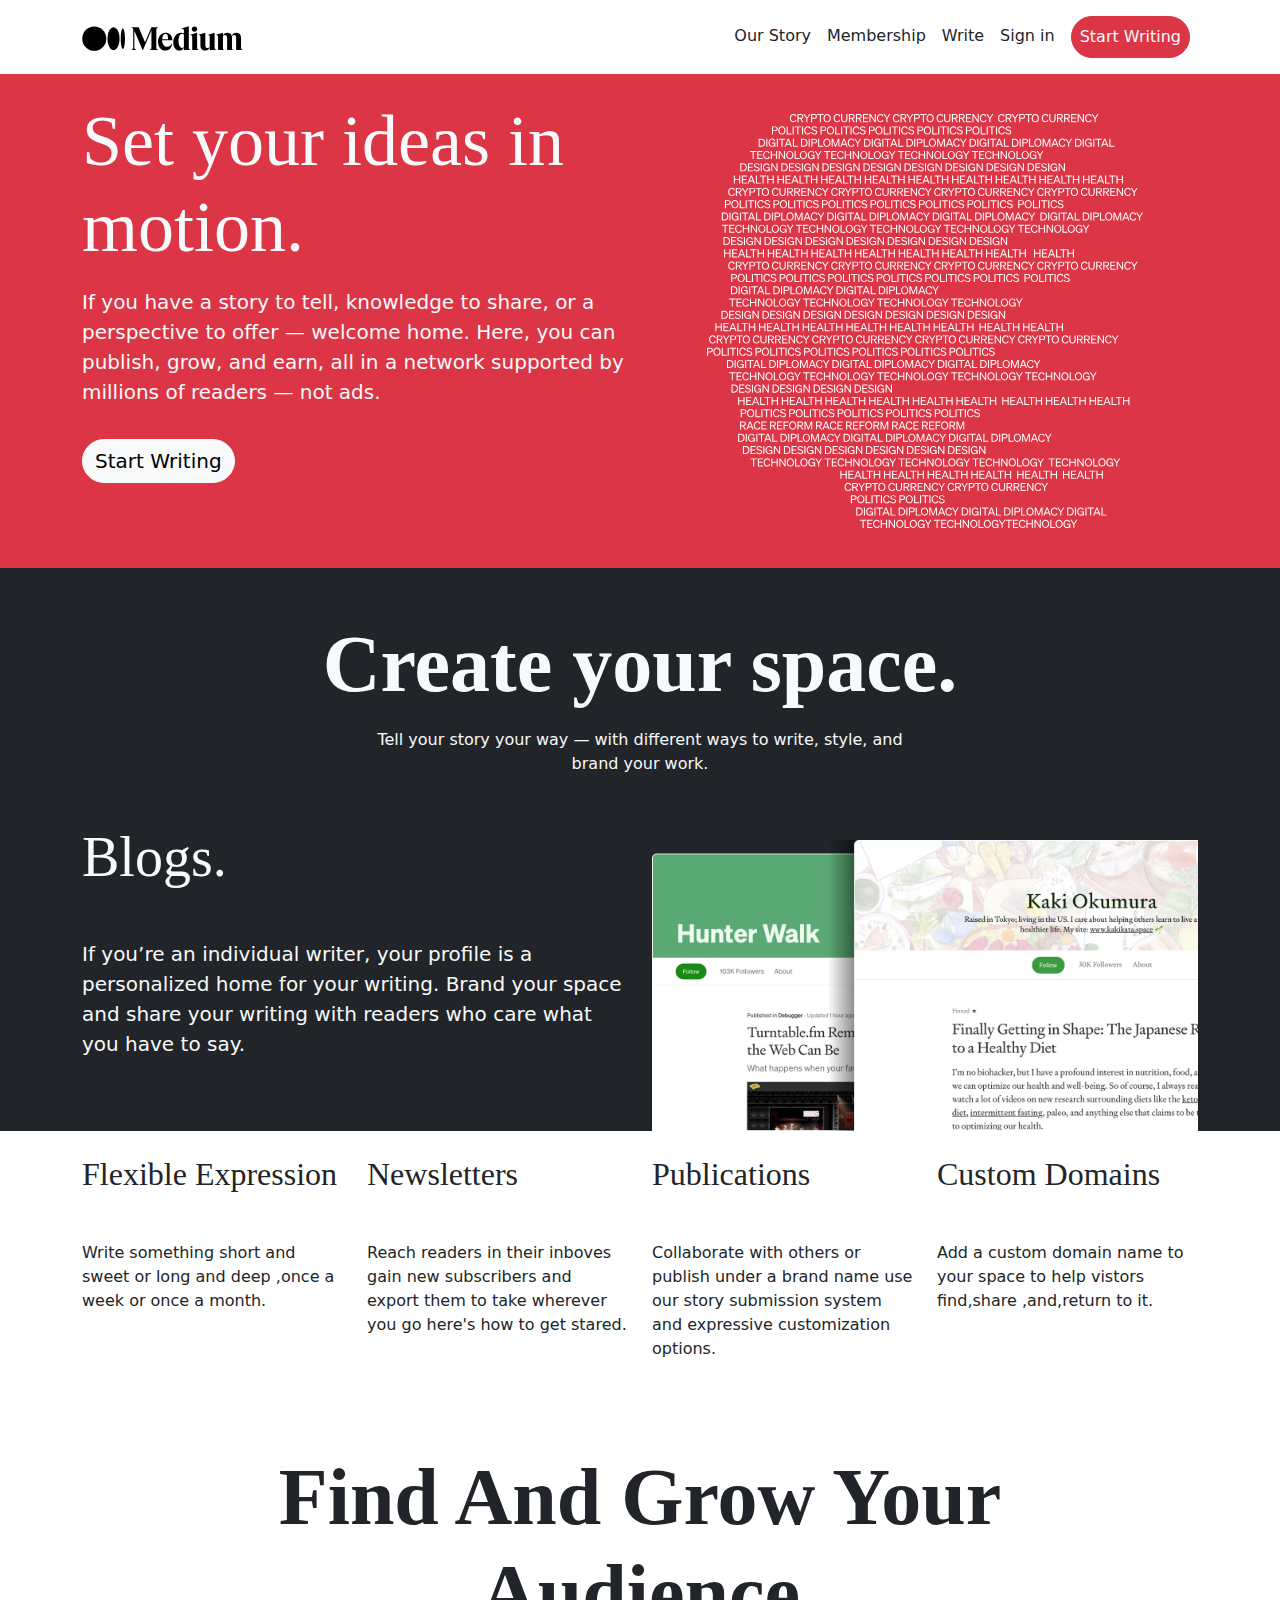
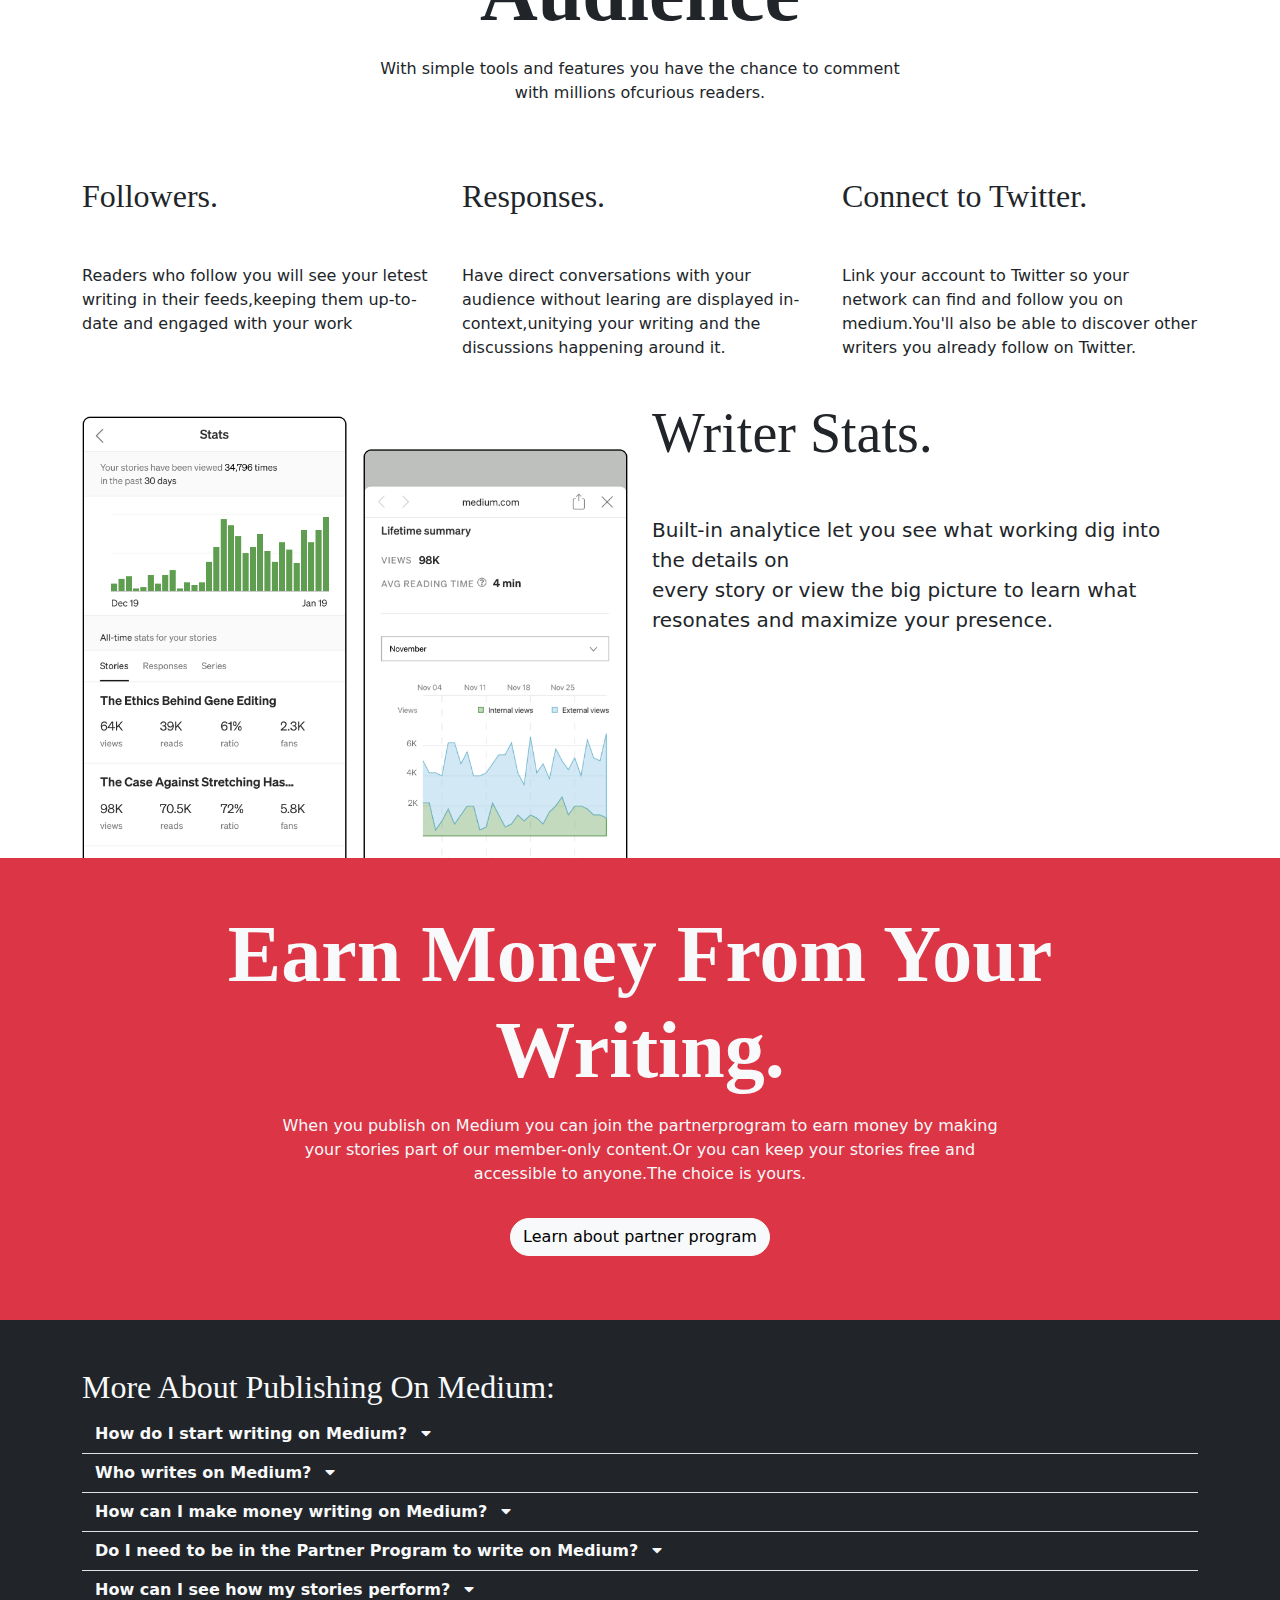
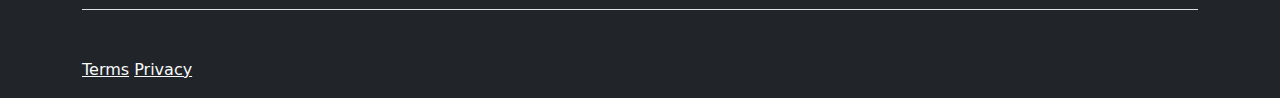
<file: pages/write.html>
<!DOCTYPE html>
<html lang="en">

<head>
  <meta charset="UTF-8">
  <meta http-equiv="X-UA-Compatible" content="IE=edge">
  <meta name="viewport" content="width=device-width, initial-scale=1.0">
  <link rel="stylesheet" href="https://cdnjs.cloudflare.com/ajax/libs/font-awesome/5.15.3/css/all.min.css">
  <link rel="icon" href="../images/favicon.png" type="image/png">
  <link rel="stylesheet" href="../dependencies/bootstrap.min.css">
  <link rel="stylesheet" href="../style.css">
  <title>Medium – Write</title>
</head>

<body style="display: none">
  <p class="fw-bold p-3 position-absolute top-50 start-50 translate-middle" id="loading">Loading...</p>
  <nav class="navbar navbar-light navbar-expand-md py-3">
    <div class="container">
      <a href="../index.html" class="navbar-brand">
        <img src="../images/Medium-Logo.svg" alt="" height="25px">
      </a>

      <button class="navbar-toggler" type="button" data-bs-toggle="collapse" data-bs-target="#navbarCollapse"
        aria-controls="navbarCollapse" aria-expanded="false" aria-label="Toggle Navigation">
        <span class="navbar-toggler-icon"></span>
      </button>

      <div class="collapse navbar-collapse smooth" id="navbarCollapse">
        <ul class="navbar-nav ms-auto mb-2 mb-md-0 px-3 px-md-0">
          <li class="nav-item"><a href="our-story.html" class="nav-link  text-dark">Our Story</a></li>
          <li class="nav-item"><a href="membership.html" class="nav-link  text-dark">Membership</a></li>
          <li class="nav-item"><a href="#" class="nav-link  text-dark">Write</a></li>
          <li class="nav-item"><a href="sign-in.html" class="nav-link  text-dark">Sign in</a></li>
          <li class="nav-item mx-2 mt-2 mt-md-0">
            <a href="sign-in.html" class="nav-link text-light btn btn-danger rounded-pill">Start Writing</a>
          </li>
        </ul>
      </div>
    </div>
  </nav>


  <div class="container-fluid bg-danger text-light py-5 py-sm-4">
    <div class="container pb-sm-3">
      <div class="row text-center text-sm-start">
        <div class="col-md-10 col-lg-6">
          <h1 class="display-2 mb-lg-3">Set your ideas in motion.</h1>
          <p class="fs-5">
            If you have a story to tell, knowledge to share, or a perspective to offer — welcome home. Here, you can
            publish, grow, and earn, all in a network supported by millions of readers — not ads.
          </p>
          <a href="sign-in.html" class="fs-5 my-3 btn btn-light rounded-pill">Start Writing</a>
        </div>
        <div class="col d-none d-lg-block text-center">
          <img class="img-fluid pt-3" width="80%" src="../images/White_face_left_Final.svg" alt="">
        </div>
      </div>
    </div>
  </div>

  <div class="container-fluid bg-dark text-light">
    <div class="container text-center py-5">
      <h1 class="display-1 fw-bold col-md-10 m-auto mb-3">Create your space.</h1>
      <p class="col-md-6 m-auto container">Tell your story your way — with different ways to write, style, and brand your work.</p>
    </div>
    <div class="container pb-0">
      <div class="row">
        <div class="col-md">
          <h1 class="display-4 mb-lg-5">Blogs.</h1>
          <p class="fs-5">
            If you’re an individual writer, your profile is a personalized home for your writing. Brand your space and share your writing with readers who care what you have to say.
          </p>
        </div>
        <div class="col-md text-center">
          <img class="img-fluid pt-3" width="100%" src="../images/Blog_Desktop.png" alt="">
        </div>
      </div>
    </div>
  </div>

  <div class="container-fluid">
    <div class="container py-4">
      <div class="row">
        <div class="col-md">
          <h2 class="mb-md-5">Flexible Expression</h2>
          <p>Write something short and sweet or long and deep ,once a week or once a month.</p>
        </div>
        <div class="col-md">
          <h2 class="mb-md-5">Newsletters</h2>
          <p>Reach readers in their inboves gain new subscribers and export them to take wherever you go here's how to get stared.</p>
        </div>
        <div class="col-md">
          <h2 class="mb-md-5">Publications</h2>
          <p>Collaborate with others or publish under a brand name use our story submission system and expressive customization options.</p>
        </div>
        <div class="col-md">
          <h2 class="mb-md-5">Custom Domains</h2>
          <p>Add a custom domain name to your space to help vistors find,share ,and,return to it.</p>
        </div>
      </div>
    </div>
  </div>

  <div class="container-fluid">
    <div class="container text-center py-5">
      <h1 class="display-1 fw-bold col-md-10 m-auto mb-3">Find And Grow Your Audience</h1>
      <p class="col-md-6 m-auto container">With simple tools and features you have the chance to comment with millions ofcurious readers.</p>
    </div>
  </div>

  <div class="container-fluid">
    <div class="container py-4">
      <div class="row">
        <div class="col-md">
          <h2 class="mb-md-5">Followers.</h2>
          <p>Readers who follow you will see your letest writing in their feeds,keeping them up-to-date and engaged with your work</p>
        </div>
        <div class="col-md">
          <h2 class="mb-md-5">Responses.</h2>
          <p>Have direct conversations with your audience without learing are displayed in-context,unitying your writing and the discussions happening around it.</p>
        </div>
        <div class="col-md">
          <h2 class="mb-md-5">Connect to Twitter.</h2>
          <p>Link your account to Twitter so your network can find and follow you on medium.You'll also be able to discover other writers you already follow on Twitter.</p>
        </div>
      </div>
    </div>
    <div class="container pb-0">
      <div class="row">
        <div class="col-md text-center">
          <img class="img-fluid pt-3" width="100%" src="../images/Stats.png" alt="">
        </div>
        <div class="col-md">
          <h1 class="display-4 mb-lg-5">Writer Stats.</h1>
          <p class="fs-5">
            Built-in analytice let you see what working dig into the details on <br> every story or view the big picture to learn what resonates and maximize your presence.
          </p>
        </div>
      </div>
    </div>
  </div>

  <div class="container-fluid bg-danger text-light">
    <div class="container py-5 text-center">
      <h1 class="display-1 fw-bold">Earn Money From Your Writing.</h1>
      <p class="my-3 col-md-8 m-auto">When you publish on Medium you can join the partnerprogram to earn money by making your stories part of our member-only content.Or you can keep your stories free and accessible to anyone.The choice is yours.
      </p>
      <a class="btn btn-light my-3 rounded-pill" href="write.html">Learn about partner program</a>
    </div>
  </div>

  <div class="container-fluid bg-dark text-light">
    <div class="container py-5">
      <h2 class="">More About Publishing On Medium:</h2>

      <div class="border-bottom">
        <button class="btn text-light text-start fw-bold" data-bs-toggle="collapse" data-bs-target="#q01" aria-expanded="false" aria-controls="q01">
          How do I start writing on Medium?
          <i class="fas fa-caret-down ms-2"></i>
        </button>
        <div id="q01" class="accordion-collapse collapse smooth">
          <p class="accordion-body">First, make a free account. Then, to create a story, click on your profile picture in the top-right corner of the page, then “Write a Story.” To start a publication, click on your profile picture in the top-right corner of the page, then click “Publications,” then “New publication.”</p>
        </div>
      </div>

      <div class="border-bottom">
        <button class="btn text-light text-start fw-bold" data-bs-toggle="collapse" data-bs-target="#q02" aria-expanded="false" aria-controls="q02">
          Who writes on Medium?
          <i class="fas fa-caret-down ms-2"></i>
        </button>
        <div id="q02" class="accordion-collapse collapse smooth">
          <p class="accordion-body">Anyone can write on Medium. Whether you’ve never written before or are ready to create a full publication, it’s easy to get started and we allow you to focus more on big ideas and less on driving clicks. With the option to earn for your work, you can also be directly rewarded for the value you provide readers.</p>
        </div>
      </div>

      <div class="border-bottom">
        <button class="btn text-light text-start text-start fw-bold" data-bs-toggle="collapse" data-bs-target="#q03" aria-expanded="false" aria-controls="q03">
          How can I make money writing on Medium?
          <i class="fas fa-caret-down ms-2"></i>
        </button>
        <div id="q03" class="accordion-collapse collapse smooth">
          <p class="accordion-body">If you join the Medium Partner Program, you can earn money based on how much time Medium members spend reading your stories.</p>
        </div>
      </div>

      <div class="border-bottom">
        <button class="btn text-light text-start fw-bold" data-bs-toggle="collapse" data-bs-target="#q04" aria-expanded="false" aria-controls="q04">
          Do I need to be in the Partner Program to write on Medium?
          <i class="fas fa-caret-down ms-2"></i>
        </button>
        <div id="q04" class="accordion-collapse collapse smooth">
          <p class="accordion-body">No. Joining the Partner Program is free, optional, and you can choose to join or leave at any time. If you are in the Partner Program you can also choose which of the stories you publish are eligible for the Program. For more about the Partner Program, click here.</p>
        </div>
      </div>

      <div class="border-bottom">
        <button class="btn text-light text-start fw-bold" data-bs-toggle="collapse" data-bs-target="#q05" aria-expanded="false" aria-controls="q05">
          How can I see how my stories perform?
          <i class="fas fa-caret-down ms-2"></i>
        </button>
        <div id="q05" class="accordion-collapse collapse smooth">
          <p class="accordion-body">Your stats dashboard lets you see how your story is performing and gives you valuable insights into your readers, including where they came from and what they’re interested in, so you can grow your audience.</p>
        </div>
      </div>

    </div>
  </div>

  <div class="container-fluid bg-dark">
    <div class="container pb-3">
        <a href="#" class="text-light">Terms</a>
        <a href="#" class=" text-light">Privacy</a>
    </div>
</div>

  <script src="../dependencies/jquery.min.js"></script>
  <script src="../dependencies/bootstrap.min.js"></script>
  <script src="../script.js"></script>
</body>

</html>
</file>
<file: style.css>
/* 
    Nothing to see here
    It's Bootstrap only!
    Check the JS file instead
*/
</file>
